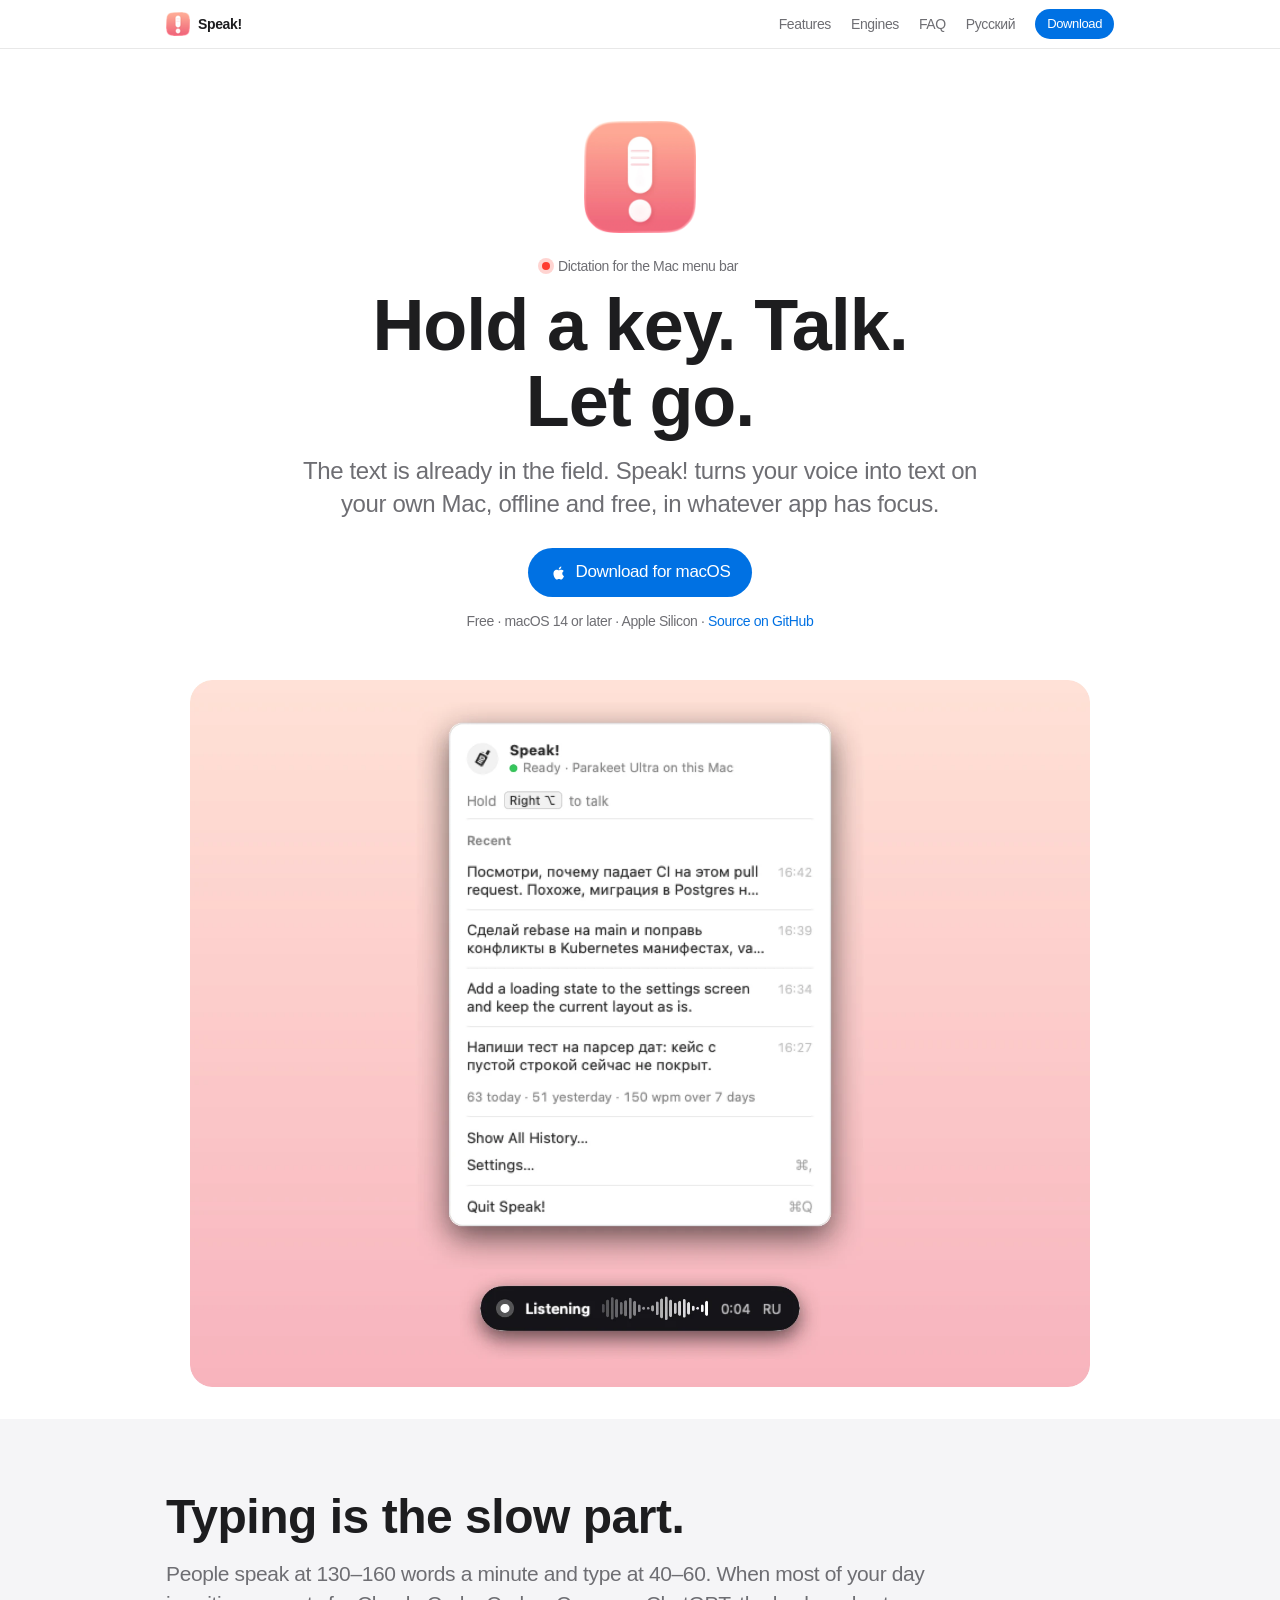
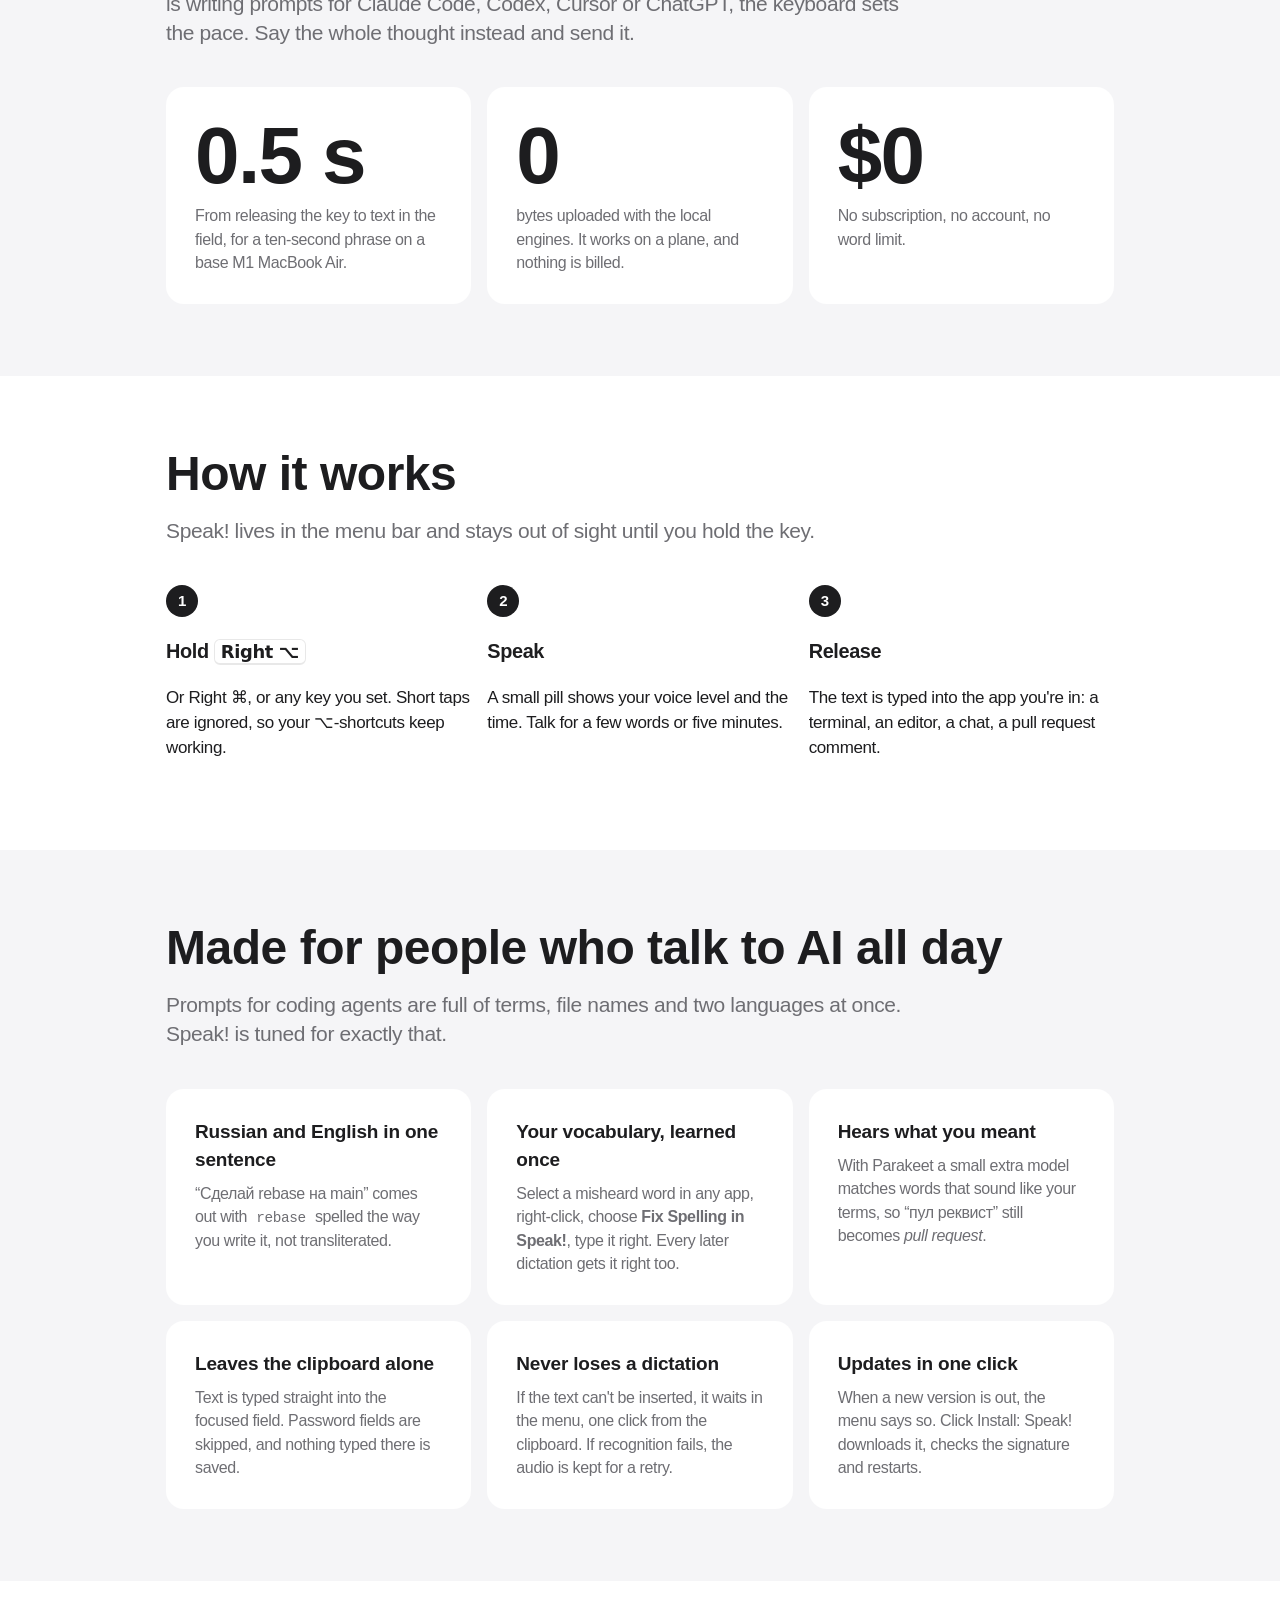
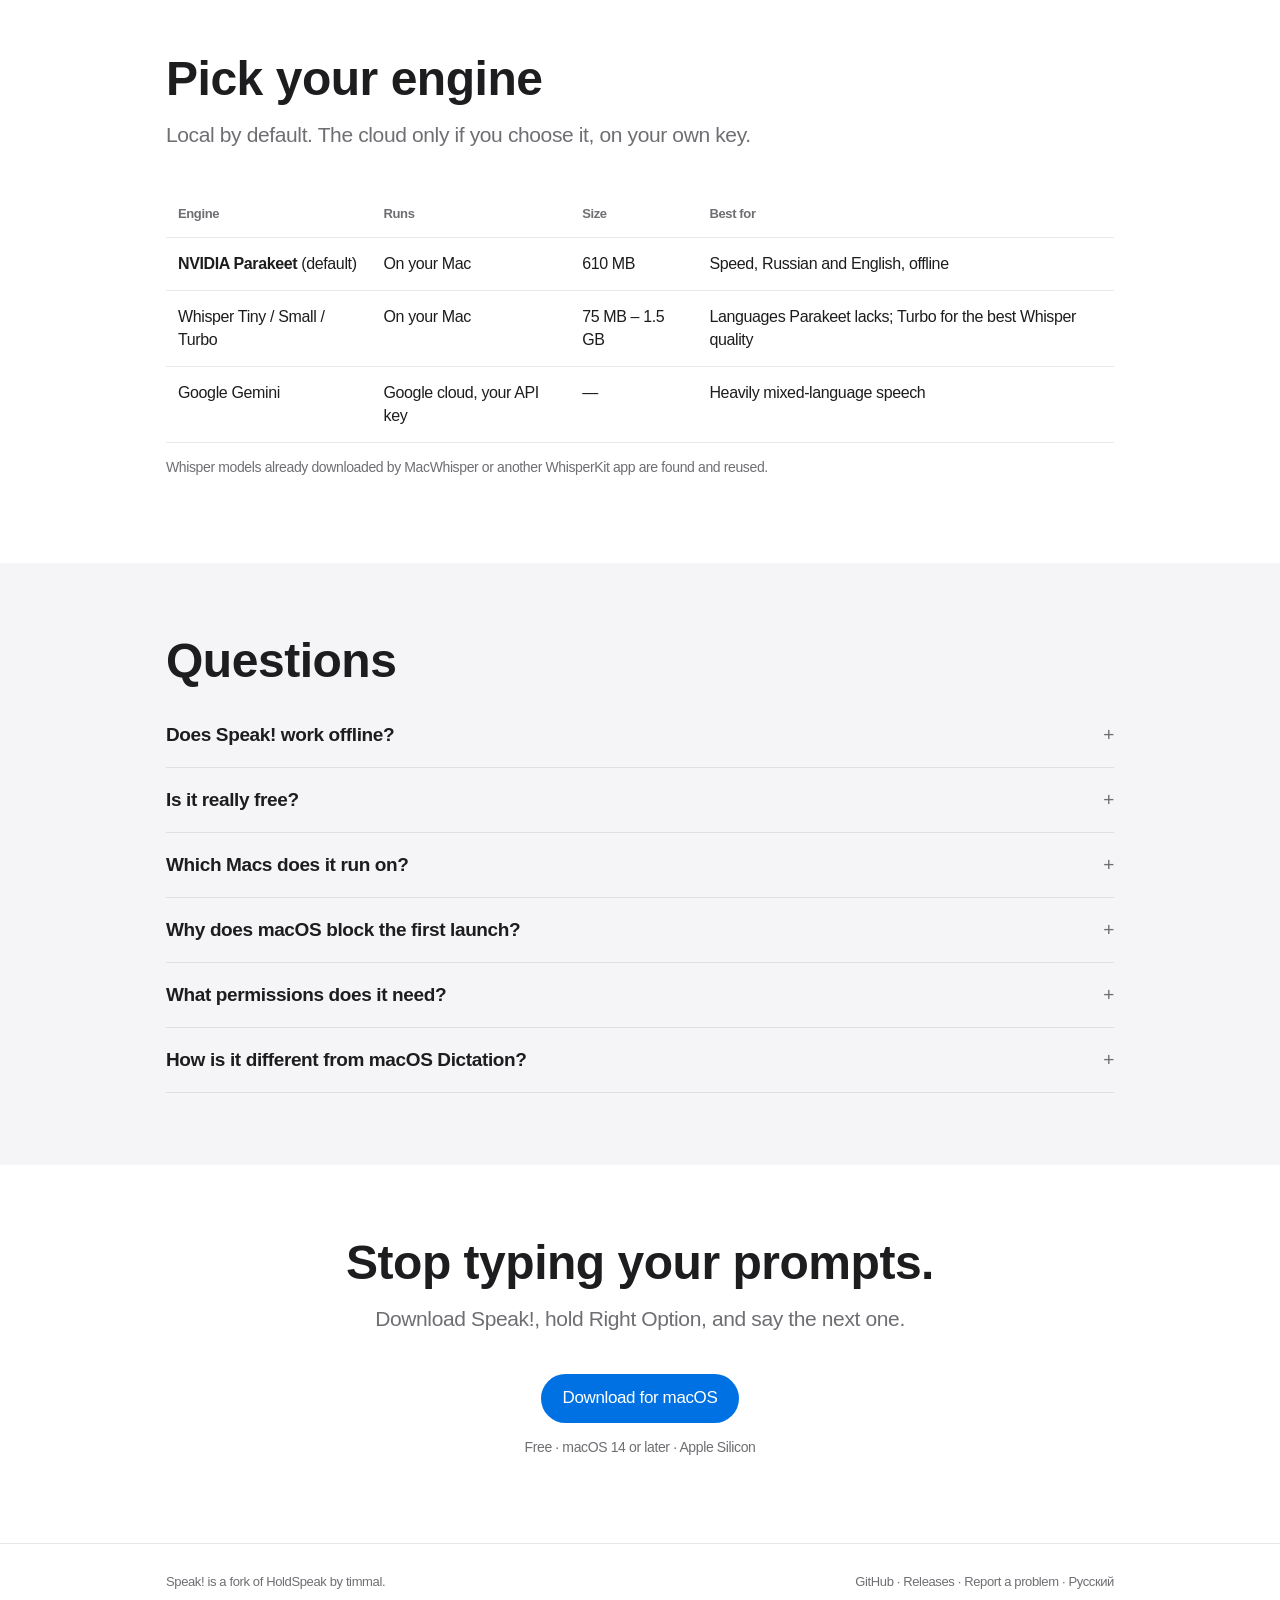
<file: docs/index.html>
<!doctype html>
<html lang="en">
<head>
<meta charset="utf-8">
<meta name="viewport" content="width=device-width, initial-scale=1">
<title>Speak! — Free offline dictation for Mac. Hold a key, talk, done</title>
<meta name="description" content="Speak! is a free push-to-talk dictation app for macOS. Hold a key, speak, release: the text appears in any app. Runs offline on your Mac with NVIDIA Parakeet or Whisper. Built for dictating prompts to Claude Code, Codex, Cursor and ChatGPT.">
<meta name="keywords" content="dictation app for Mac, speech to text Mac, voice typing macOS, offline dictation, push to talk dictation, Whisper Mac app, Parakeet speech recognition, dictate prompts Claude Code, voice input Cursor, free Wispr Flow alternative, SuperWhisper alternative, MacWhisper alternative, Russian English dictation">
<link rel="canonical" href="https://danzerzine.github.io/Speak/">
<link rel="alternate" hreflang="en" href="https://danzerzine.github.io/Speak/">
<link rel="alternate" hreflang="ru" href="https://danzerzine.github.io/Speak/ru/">
<link rel="alternate" hreflang="x-default" href="https://danzerzine.github.io/Speak/">
<meta name="theme-color" content="#ffffff" media="(prefers-color-scheme: light)">
<meta name="theme-color" content="#000000" media="(prefers-color-scheme: dark)">
<link rel="icon" type="image/png" sizes="32x32" href="assets/favicon-32.png">
<link rel="apple-touch-icon" href="assets/apple-touch-icon.png">
<link rel="stylesheet" href="assets/site.css">

<meta property="og:type" content="website">
<meta property="og:site_name" content="Speak!">
<meta property="og:title" content="Speak! — free offline dictation for Mac">
<meta property="og:description" content="Hold a key, talk, let go. The text is already in the field. Local speech recognition, free, for macOS 14+.">
<meta property="og:url" content="https://danzerzine.github.io/Speak/">
<meta property="og:image" content="https://danzerzine.github.io/Speak/assets/og.png">
<meta property="og:image:width" content="1200">
<meta property="og:image:height" content="630">
<meta property="og:locale" content="en_US">
<meta property="og:locale:alternate" content="ru_RU">
<meta name="twitter:card" content="summary_large_image">
<meta name="twitter:title" content="Speak! — free offline dictation for Mac">
<meta name="twitter:description" content="Hold a key, talk, let go. The text is already in the field.">
<meta name="twitter:image" content="https://danzerzine.github.io/Speak/assets/og.png">

<script type="application/ld+json">
{
  "@context": "https://schema.org",
  "@type": "SoftwareApplication",
  "name": "Speak!",
  "alternateName": "Speak dictation for Mac",
  "description": "Free push-to-talk dictation for the macOS menu bar. Hold a key, speak, release, and the text is typed into the focused app. Offline speech recognition with NVIDIA Parakeet or Whisper; optional Google Gemini.",
  "applicationCategory": "ProductivityApplication",
  "operatingSystem": "macOS 14 or later",
  "url": "https://danzerzine.github.io/Speak/",
  "downloadUrl": "https://github.com/danzerzine/Speak/releases/latest",
  "image": "https://danzerzine.github.io/Speak/assets/icon-512.png",
  "screenshot": "https://danzerzine.github.io/Speak/screenshots/hero.webp",
  "inLanguage": ["en", "ru"],
  "isAccessibleForFree": true,
  "offers": { "@type": "Offer", "price": "0", "priceCurrency": "USD" },
  "author": { "@type": "Person", "name": "Daniyar", "url": "https://github.com/danzerzine" },
  "codeRepository": "https://github.com/danzerzine/Speak"
}
</script>
<script type="application/ld+json">
{
  "@context": "https://schema.org",
  "@type": "FAQPage",
  "mainEntity": [
    {"@type": "Question", "name": "Does Speak! work offline?",
     "acceptedAnswer": {"@type": "Answer", "text": "Yes. The default engine, NVIDIA Parakeet, and the Whisper models run on your Mac. Nothing is uploaded. Only the optional Gemini engine sends audio to Google, on your own API key."}},
    {"@type": "Question", "name": "Is Speak! free?",
     "acceptedAnswer": {"@type": "Answer", "text": "Yes. There is no subscription, no account and no word limit. The source code is on GitHub."}},
    {"@type": "Question", "name": "Which Macs does it run on?",
     "acceptedAnswer": {"@type": "Answer", "text": "Macs with Apple Silicon on macOS 14 Sonoma or later."}},
    {"@type": "Question", "name": "Can I mix Russian and English in one sentence?",
     "acceptedAnswer": {"@type": "Answer", "text": "Yes. Parakeet handles code-switching, so 'сделай rebase на main' keeps 'rebase' in Latin letters. A correction dictionary fixes IT terms that still come out wrong."}},
    {"@type": "Question", "name": "Does it use the clipboard?",
     "acceptedAnswer": {"@type": "Answer", "text": "No. Text is typed straight into the focused field, so the clipboard stays as you left it. Password fields are skipped."}},
    {"@type": "Question", "name": "How does Speak! update?",
     "acceptedAnswer": {"@type": "Answer", "text": "It checks for a new version once a day. Click Install in the menu and it downloads the update, verifies its signature, replaces itself and restarts."}}
  ]
}
</script>
</head>
<body>

<nav class="nav" aria-label="Main">
  <div class="wrap">
    <a class="brand" href="./"><img src="assets/favicon-32.png" alt="" width="24" height="24">Speak!</a>
    <div class="links">
      <a href="#features">Features</a>
      <a href="#engines">Engines</a>
      <a href="#faq">FAQ</a>
      <a href="ru/" hreflang="ru" lang="ru">Русский</a>
    </div>
    <a class="btn small" href="https://github.com/danzerzine/Speak/releases/latest/download/Speak.dmg">Download</a>
  </div>
</nav>

<main>
  <header class="hero wrap">
    <img class="icon" src="assets/icon-512.png" alt="Speak! app icon" width="112" height="112">
    <div class="eyebrow"><span class="dot" aria-hidden="true"></span>Dictation for the Mac menu bar</div>
    <h1>Hold a key. Talk.<br>Let go.</h1>
    <p class="lede">The text is already in the field. Speak! turns your voice into text on your own Mac, offline and free, in whatever app has focus.</p>
    <a class="btn" href="https://github.com/danzerzine/Speak/releases/latest/download/Speak.dmg">
      <svg viewBox="0 0 24 24" fill="currentColor" aria-hidden="true"><path d="M16.37 12.6c-.02-2.2 1.8-3.26 1.88-3.31-1.03-1.5-2.62-1.7-3.18-1.73-1.35-.14-2.64.8-3.33.8-.69 0-1.74-.78-2.86-.76-1.47.02-2.83.86-3.59 2.17-1.53 2.66-.39 6.6 1.1 8.75.73 1.05 1.6 2.24 2.73 2.2 1.1-.05 1.51-.71 2.84-.71 1.32 0 1.7.71 2.86.69 1.18-.02 1.93-1.07 2.65-2.13.84-1.22 1.18-2.4 1.2-2.47-.03-.01-2.3-.88-2.3-3.5zM14.2 6.13c.6-.73 1.01-1.75.9-2.76-.87.04-1.92.58-2.54 1.31-.56.65-1.05 1.68-.92 2.68.97.07 1.96-.5 2.56-1.23z"/></svg>
      Download for macOS
    </a>
    <p class="meta">Free · macOS 14 or later · Apple Silicon · <a href="https://github.com/danzerzine/Speak">Source on GitHub</a></p>
    <div class="shot">
      <img src="screenshots/hero.webp" width="1600" height="1258" alt="The Speak! menu with recent dictations, and the recording pill that shows while you talk" fetchpriority="high">
    </div>
  </header>

  <section class="alt" id="why">
    <div class="wrap">
      <h2>Typing is the slow part.</h2>
      <p class="section-lede">People speak at 130–160 words a minute and type at 40–60. When most of your day is writing prompts for Claude Code, Codex, Cursor or ChatGPT, the keyboard sets the pace. Say the whole thought instead and send it.</p>
      <div class="grid">
        <div class="card"><div class="big">0.5 s</div><p>From releasing the key to text in the field, for a ten-second phrase on a base M1 MacBook Air.</p></div>
        <div class="card"><div class="big">0</div><p>bytes uploaded with the local engines. It works on a plane, and nothing is billed.</p></div>
        <div class="card"><div class="big">$0</div><p>No subscription, no account, no word limit.</p></div>
      </div>
    </div>
  </section>

  <section id="how">
    <div class="wrap">
      <h2>How it works</h2>
      <p class="section-lede">Speak! lives in the menu bar and stays out of sight until you hold the key.</p>
      <ol class="steps">
        <li><h3>Hold <kbd>Right ⌥</kbd></h3><p>Or Right ⌘, or any key you set. Short taps are ignored, so your ⌥-shortcuts keep working.</p></li>
        <li><h3>Speak</h3><p>A small pill shows your voice level and the time. Talk for a few words or five minutes.</p></li>
        <li><h3>Release</h3><p>The text is typed into the app you're in: a terminal, an editor, a chat, a pull request comment.</p></li>
      </ol>
    </div>
  </section>

  <section class="alt" id="features">
    <div class="wrap">
      <h2>Made for people who talk to AI all day</h2>
      <p class="section-lede">Prompts for coding agents are full of terms, file names and two languages at once. Speak! is tuned for exactly that.</p>
      <div class="grid">
        <div class="card"><h3>Russian and English in one sentence</h3><p>“Сделай rebase на main” comes out with <code>rebase</code> spelled the way you write it, not transliterated.</p></div>
        <div class="card"><h3>Your vocabulary, learned once</h3><p>Select a misheard word in any app, right-click, choose <b>Fix Spelling in Speak!</b>, type it right. Every later dictation gets it right too.</p></div>
        <div class="card"><h3>Hears what you meant</h3><p>With Parakeet a small extra model matches words that sound like your terms, so “пул реквист” still becomes <i>pull request</i>.</p></div>
        <div class="card"><h3>Leaves the clipboard alone</h3><p>Text is typed straight into the focused field. Password fields are skipped, and nothing typed there is saved.</p></div>
        <div class="card"><h3>Never loses a dictation</h3><p>If the text can't be inserted, it waits in the menu, one click from the clipboard. If recognition fails, the audio is kept for a retry.</p></div>
        <div class="card"><h3>Updates in one click</h3><p>When a new version is out, the menu says so. Click Install: Speak! downloads it, checks the signature and restarts.</p></div>
      </div>
    </div>
  </section>

  <section id="engines">
    <div class="wrap">
      <h2>Pick your engine</h2>
      <p class="section-lede">Local by default. The cloud only if you choose it, on your own key.</p>
      <div class="table-wrap">
        <table>
          <thead><tr><th>Engine</th><th>Runs</th><th>Size</th><th>Best for</th></tr></thead>
          <tbody>
            <tr><td><b>NVIDIA Parakeet</b> (default)</td><td>On your Mac</td><td>610 MB</td><td>Speed, Russian and English, offline</td></tr>
            <tr><td>Whisper Tiny / Small / Turbo</td><td>On your Mac</td><td>75 MB – 1.5 GB</td><td>Languages Parakeet lacks; Turbo for the best Whisper quality</td></tr>
            <tr><td>Google Gemini</td><td>Google cloud, your API key</td><td>—</td><td>Heavily mixed-language speech</td></tr>
          </tbody>
        </table>
      </div>
      <p class="meta">Whisper models already downloaded by MacWhisper or another WhisperKit app are found and reused.</p>
    </div>
  </section>

  <section class="alt" id="faq">
    <div class="wrap">
      <h2>Questions</h2>
      <details><summary>Does Speak! work offline?</summary><p>Yes. The default engine, NVIDIA Parakeet, and the Whisper models run on your Mac. Nothing is uploaded. Only the optional Gemini engine sends audio to Google, on your own API key.</p></details>
      <details><summary>Is it really free?</summary><p>Yes. There is no subscription, no account and no word limit. The source code is on <a href="https://github.com/danzerzine/Speak">GitHub</a>.</p></details>
      <details><summary>Which Macs does it run on?</summary><p>Macs with Apple Silicon on macOS 14 Sonoma or later.</p></details>
      <details><summary>Why does macOS block the first launch?</summary><p>Speak! is signed by its author, not notarized by Apple. Open System Settings → Privacy &amp; Security, find “Speak was blocked”, and click Open Anyway. You do this once.</p></details>
      <details><summary>What permissions does it need?</summary><p>Microphone, to hear you while you hold the key. Accessibility, to type the text. Input Monitoring, to notice the hotkey. The welcome window checks them for you.</p></details>
      <details><summary>How is it different from macOS Dictation?</summary><p>You hold a key instead of toggling a mode, it handles Russian and English in one sentence, it learns your terms, and it keeps every dictation in a history you can copy from.</p></details>
    </div>
  </section>

  <section class="cta">
    <div class="wrap">
      <h2>Stop typing your prompts.</h2>
      <p class="section-lede" style="margin-left:auto;margin-right:auto">Download Speak!, hold Right Option, and say the next one.</p>
      <a class="btn" href="https://github.com/danzerzine/Speak/releases/latest/download/Speak.dmg">Download for macOS</a>
      <p class="meta">Free · macOS 14 or later · Apple Silicon</p>
    </div>
  </section>
</main>

<footer>
  <div class="wrap">
    <span>Speak! is a fork of <a href="https://github.com/timmal/HoldSpeak">HoldSpeak</a> by timmal.</span>
    <span><a href="https://github.com/danzerzine/Speak">GitHub</a> · <a href="https://github.com/danzerzine/Speak/releases">Releases</a> · <a href="https://github.com/danzerzine/Speak/issues">Report a problem</a> · <a href="ru/" hreflang="ru" lang="ru">Русский</a></span>
  </div>
</footer>
</body>
</html>
</file>
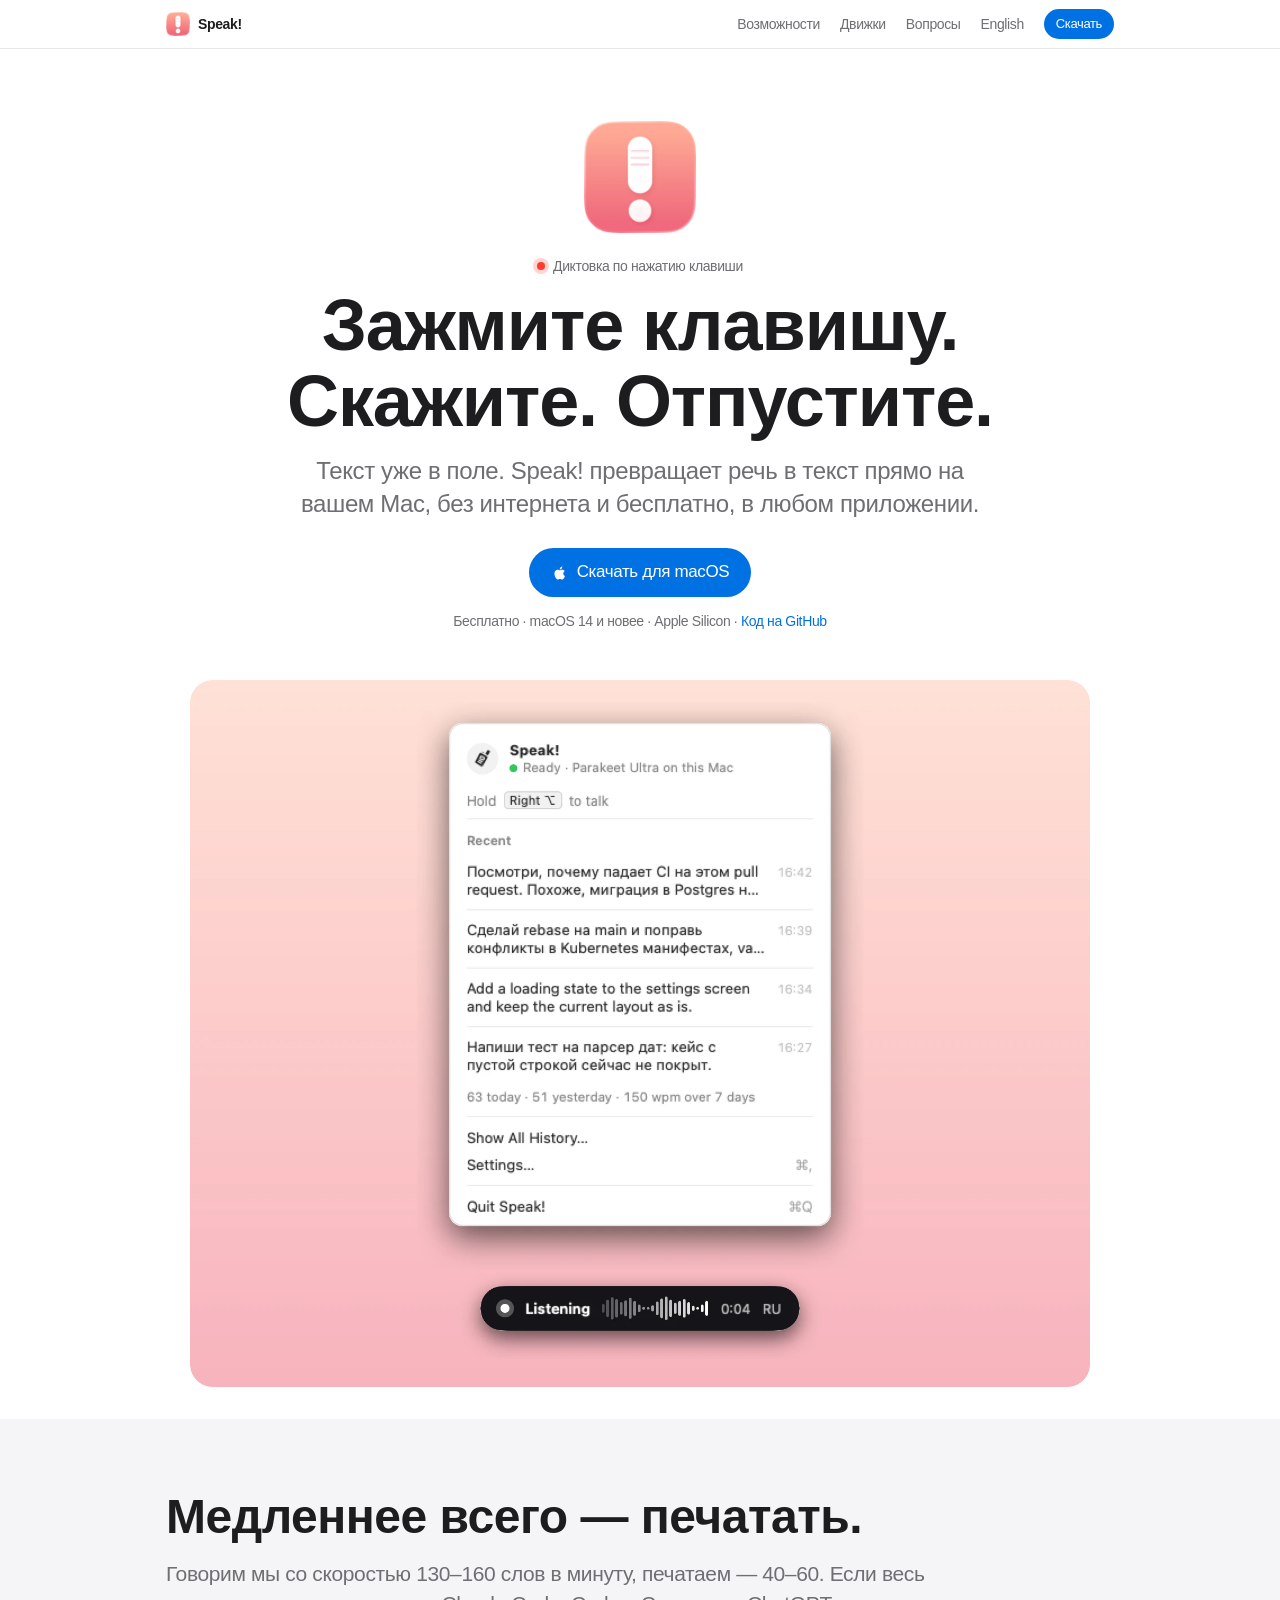
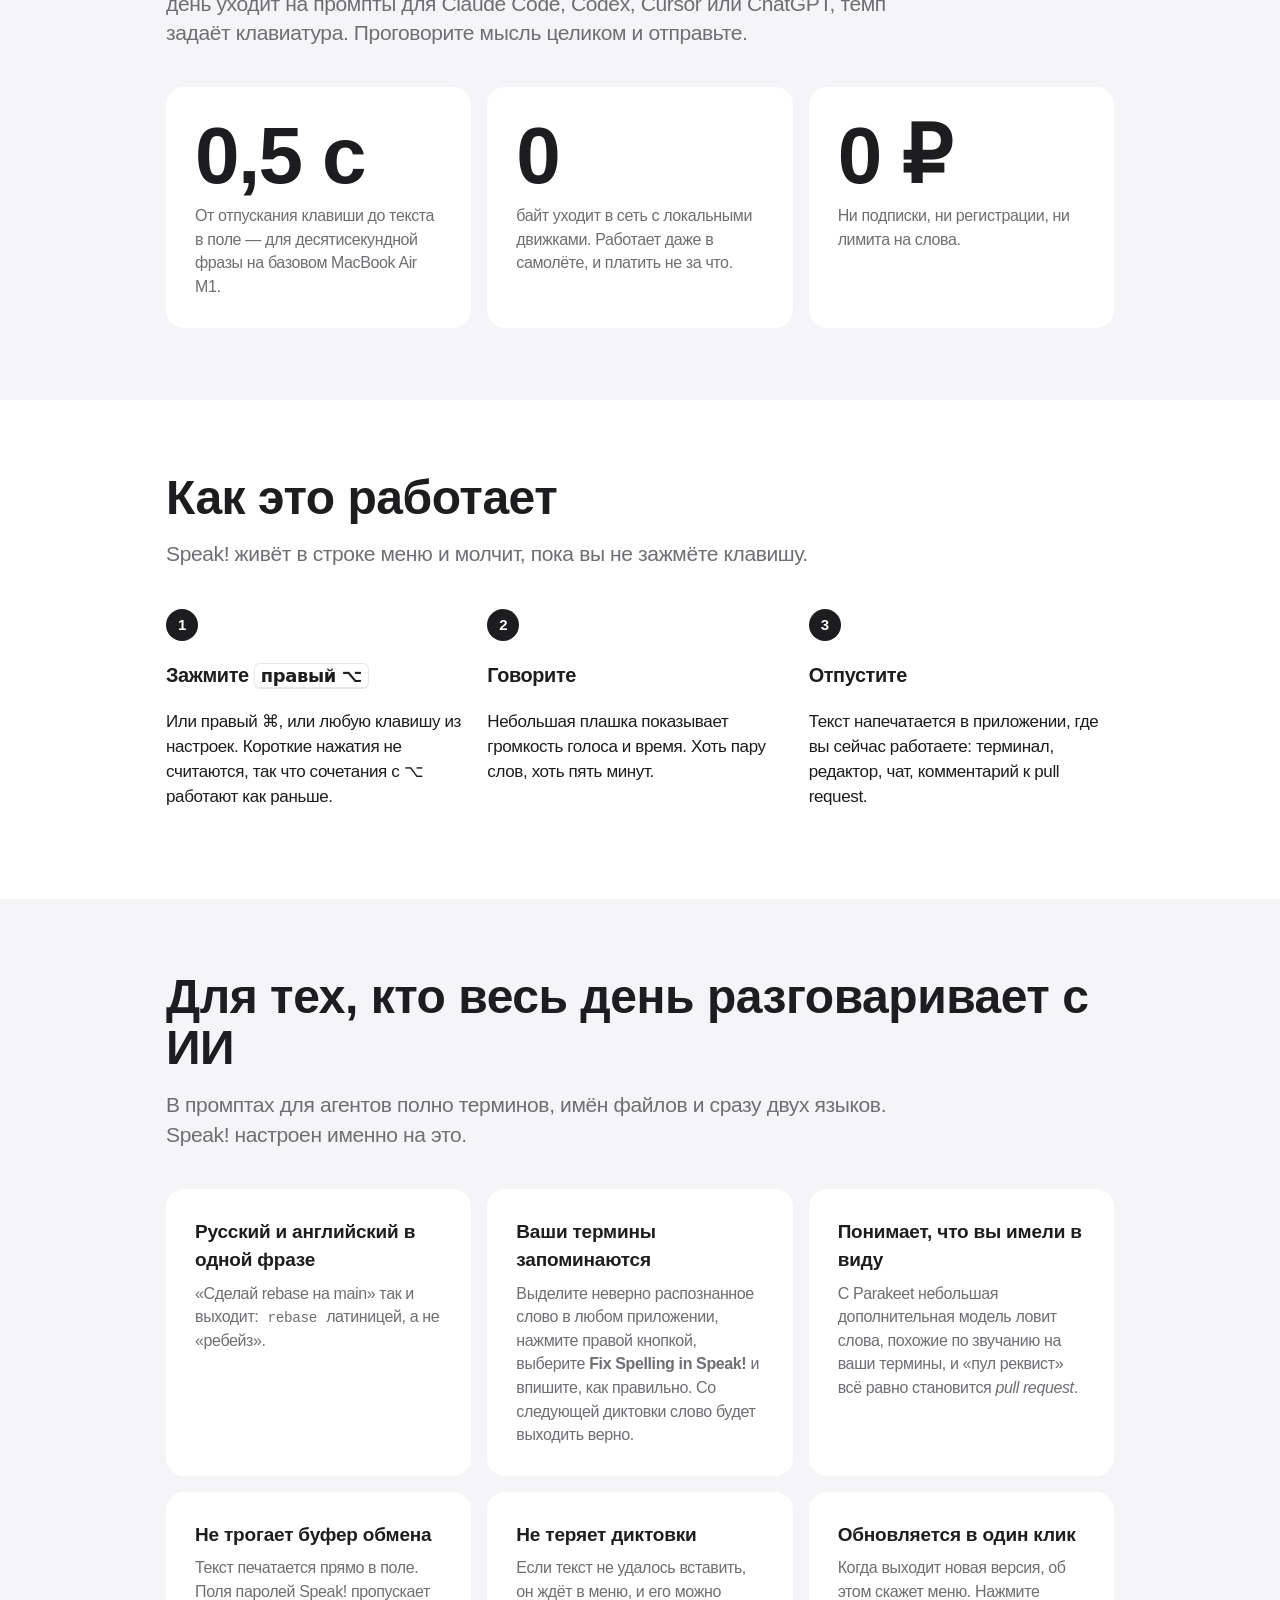
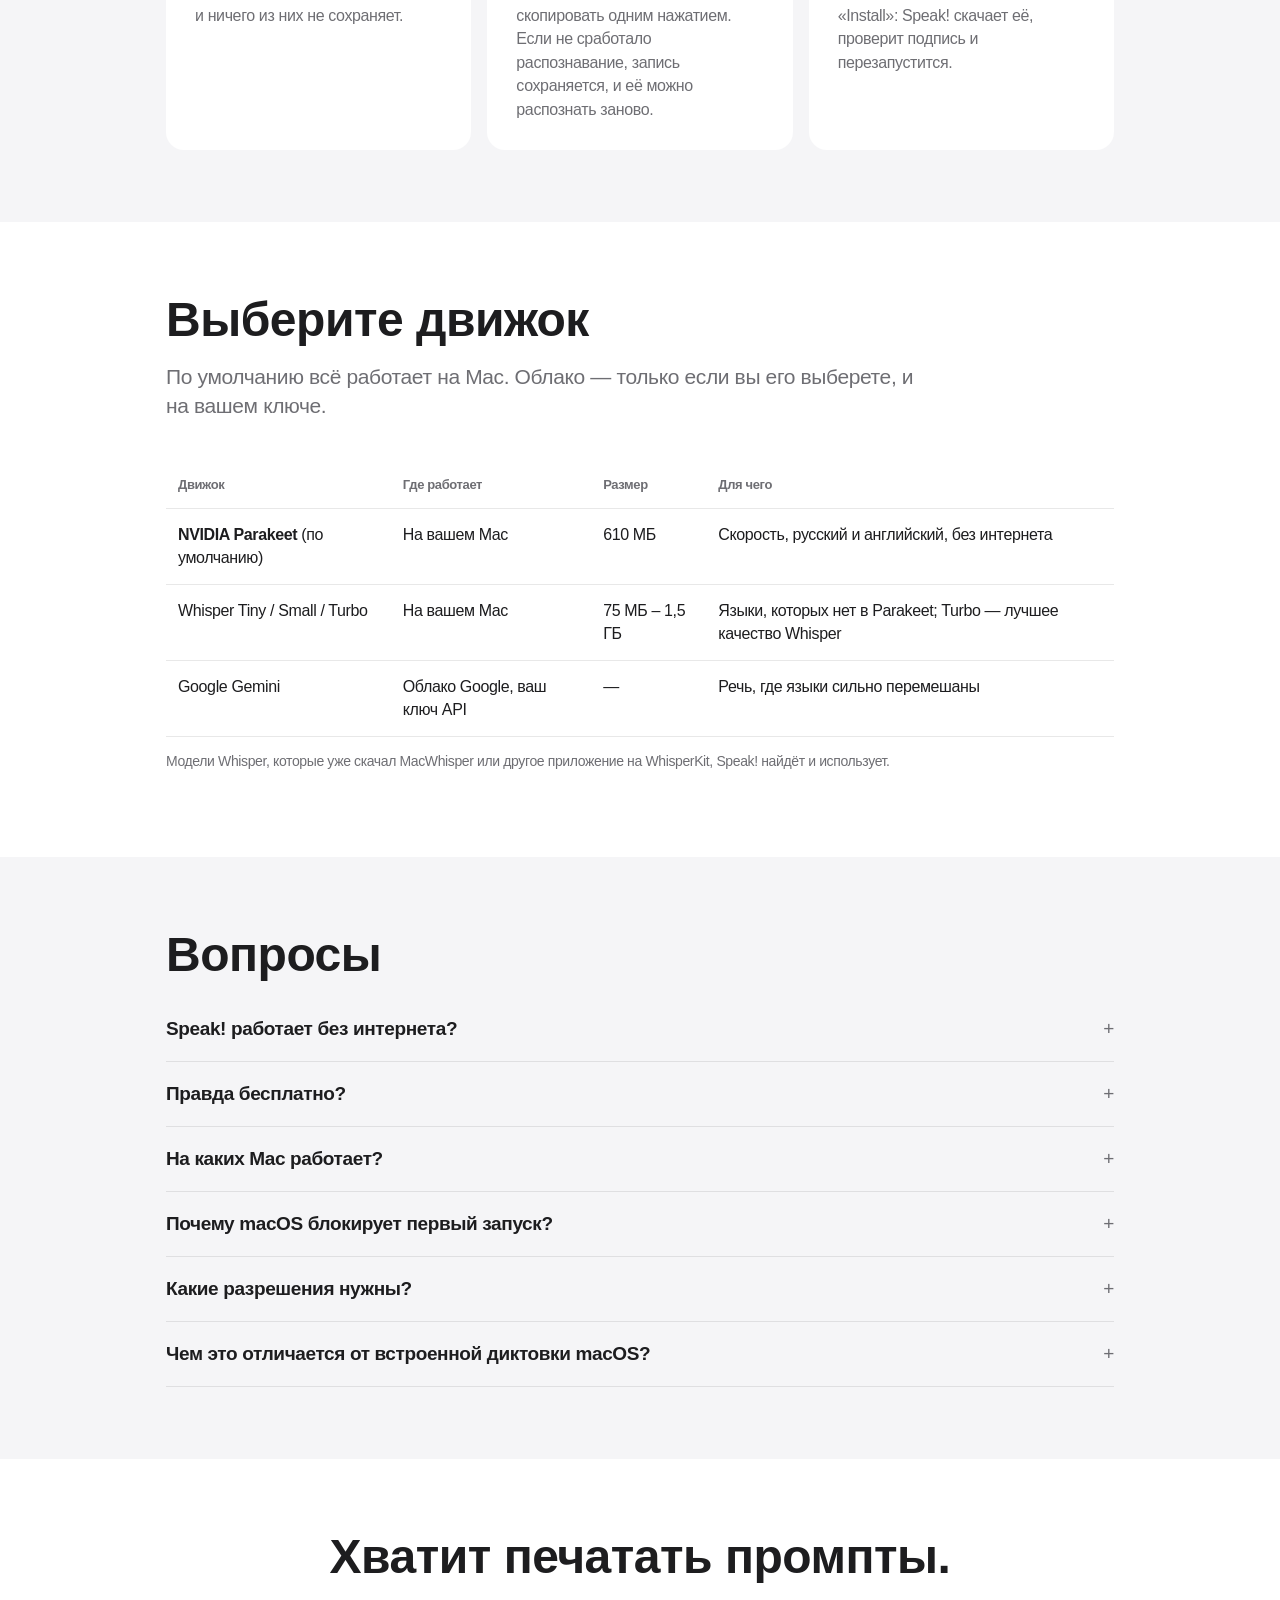
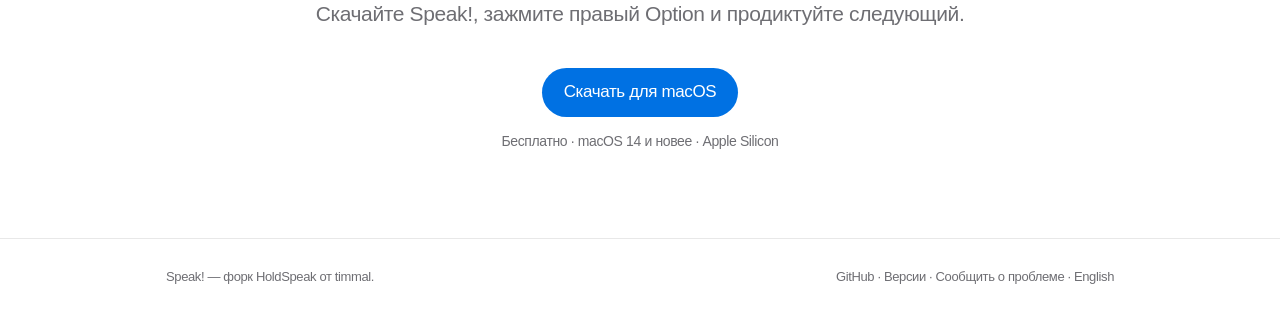
<file: docs/ru/index.html>
<!doctype html>
<html lang="ru">
<head>
<meta charset="utf-8">
<meta name="viewport" content="width=device-width, initial-scale=1">
<title>Speak! — бесплатный голосовой ввод для Mac без интернета</title>
<meta name="description" content="Speak! — бесплатная программа для диктовки на macOS. Зажмите клавишу, скажите, отпустите — текст уже в поле любого приложения. Распознавание речи прямо на Mac, без облака. Русский и английский в одной фразе.">
<meta name="keywords" content="голосовой ввод Mac, диктовка текста macOS, распознавание речи офлайн, голосовой набор текста, speech to text на русском, перевод речи в текст Mac, диктовка промптов Claude Code, голосовой ввод Cursor, альтернатива Wispr Flow, альтернатива SuperWhisper, Whisper на Mac, Parakeet">
<link rel="canonical" href="https://danzerzine.github.io/Speak/ru/">
<link rel="alternate" hreflang="en" href="https://danzerzine.github.io/Speak/">
<link rel="alternate" hreflang="ru" href="https://danzerzine.github.io/Speak/ru/">
<link rel="alternate" hreflang="x-default" href="https://danzerzine.github.io/Speak/">
<meta name="theme-color" content="#ffffff" media="(prefers-color-scheme: light)">
<meta name="theme-color" content="#000000" media="(prefers-color-scheme: dark)">
<link rel="icon" type="image/png" sizes="32x32" href="../assets/favicon-32.png">
<link rel="apple-touch-icon" href="../assets/apple-touch-icon.png">
<link rel="stylesheet" href="../assets/site.css">

<meta property="og:type" content="website">
<meta property="og:site_name" content="Speak!">
<meta property="og:title" content="Speak! — бесплатный голосовой ввод для Mac">
<meta property="og:description" content="Зажмите клавишу, скажите, отпустите — текст уже в поле. Распознавание речи на самом Mac, бесплатно, macOS 14+.">
<meta property="og:url" content="https://danzerzine.github.io/Speak/ru/">
<meta property="og:image" content="https://danzerzine.github.io/Speak/assets/og.png">
<meta property="og:image:width" content="1200">
<meta property="og:image:height" content="630">
<meta property="og:locale" content="ru_RU">
<meta property="og:locale:alternate" content="en_US">
<meta name="twitter:card" content="summary_large_image">
<meta name="twitter:title" content="Speak! — бесплатный голосовой ввод для Mac">
<meta name="twitter:description" content="Зажмите клавишу, скажите, отпустите — текст уже в поле.">
<meta name="twitter:image" content="https://danzerzine.github.io/Speak/assets/og.png">

<script type="application/ld+json">
{
  "@context": "https://schema.org",
  "@type": "SoftwareApplication",
  "name": "Speak!",
  "description": "Бесплатная диктовка по нажатию клавиши для macOS: зажмите клавишу, скажите, отпустите — текст печатается в активное приложение. Распознавание речи на самом Mac (NVIDIA Parakeet или Whisper), по желанию — Google Gemini.",
  "applicationCategory": "ProductivityApplication",
  "operatingSystem": "macOS 14 или новее",
  "url": "https://danzerzine.github.io/Speak/ru/",
  "downloadUrl": "https://github.com/danzerzine/Speak/releases/latest",
  "image": "https://danzerzine.github.io/Speak/assets/icon-512.png",
  "screenshot": "https://danzerzine.github.io/Speak/screenshots/hero.webp",
  "inLanguage": "ru",
  "isAccessibleForFree": true,
  "offers": { "@type": "Offer", "price": "0", "priceCurrency": "USD" },
  "author": { "@type": "Person", "name": "Daniyar", "url": "https://github.com/danzerzine" },
  "codeRepository": "https://github.com/danzerzine/Speak"
}
</script>
<script type="application/ld+json">
{
  "@context": "https://schema.org",
  "@type": "FAQPage",
  "mainEntity": [
    {"@type": "Question", "name": "Speak! работает без интернета?",
     "acceptedAnswer": {"@type": "Answer", "text": "Да. Основной движок NVIDIA Parakeet и модели Whisper работают на самом Mac, ничего никуда не отправляется. Звук уходит в Google только с движком Gemini, который включается по желанию и работает на вашем ключе."}},
    {"@type": "Question", "name": "Speak! бесплатный?",
     "acceptedAnswer": {"@type": "Answer", "text": "Да. Без подписки, без регистрации и без лимита слов. Исходный код лежит на GitHub."}},
    {"@type": "Question", "name": "На каких Mac работает?",
     "acceptedAnswer": {"@type": "Answer", "text": "На Mac с процессором Apple Silicon и macOS 14 Sonoma или новее."}},
    {"@type": "Question", "name": "Можно говорить по-русски и по-английски в одной фразе?",
     "acceptedAnswer": {"@type": "Answer", "text": "Да. «Сделай rebase на main» распознаётся с rebase латиницей. IT-термины, которые всё равно выходят с ошибкой, исправляет словарь."}},
    {"@type": "Question", "name": "Speak! трогает буфер обмена?",
     "acceptedAnswer": {"@type": "Answer", "text": "Нет. Текст печатается прямо в поле, буфер обмена остаётся как был. В поля для паролей Speak! ничего не вводит."}},
    {"@type": "Question", "name": "Как Speak! обновляется?",
     "acceptedAnswer": {"@type": "Answer", "text": "Раз в день проверяет, не вышла ли новая версия. Нажмите «Install» в меню: Speak! скачает обновление, проверит подпись, заменит себя и перезапустится."}}
  ]
}
</script>
</head>
<body>

<nav class="nav" aria-label="Основное меню">
  <div class="wrap">
    <a class="brand" href="./"><img src="../assets/favicon-32.png" alt="" width="24" height="24">Speak!</a>
    <div class="links">
      <a href="#features">Возможности</a>
      <a href="#engines">Движки</a>
      <a href="#faq">Вопросы</a>
      <a href="../" hreflang="en" lang="en">English</a>
    </div>
    <a class="btn small" href="https://github.com/danzerzine/Speak/releases/latest/download/Speak.dmg">Скачать</a>
  </div>
</nav>

<main>
  <header class="hero wrap">
    <img class="icon" src="../assets/icon-512.png" alt="Иконка Speak!" width="112" height="112">
    <div class="eyebrow"><span class="dot" aria-hidden="true"></span>Диктовка по нажатию клавиши</div>
    <h1>Зажмите клавишу. Скажите. Отпустите.</h1>
    <p class="lede">Текст уже в поле. Speak! превращает речь в текст прямо на вашем Mac, без интернета и бесплатно, в любом приложении.</p>
    <a class="btn" href="https://github.com/danzerzine/Speak/releases/latest/download/Speak.dmg">
      <svg viewBox="0 0 24 24" fill="currentColor" aria-hidden="true"><path d="M16.37 12.6c-.02-2.2 1.8-3.26 1.88-3.31-1.03-1.5-2.62-1.7-3.18-1.73-1.35-.14-2.64.8-3.33.8-.69 0-1.74-.78-2.86-.76-1.47.02-2.83.86-3.59 2.17-1.53 2.66-.39 6.6 1.1 8.75.73 1.05 1.6 2.24 2.73 2.2 1.1-.05 1.51-.71 2.84-.71 1.32 0 1.7.71 2.86.69 1.18-.02 1.93-1.07 2.65-2.13.84-1.22 1.18-2.4 1.2-2.47-.03-.01-2.3-.88-2.3-3.5zM14.2 6.13c.6-.73 1.01-1.75.9-2.76-.87.04-1.92.58-2.54 1.31-.56.65-1.05 1.68-.92 2.68.97.07 1.96-.5 2.56-1.23z"/></svg>
      Скачать для macOS
    </a>
    <p class="meta">Бесплатно · macOS 14 и новее · Apple Silicon · <a href="https://github.com/danzerzine/Speak">Код на GitHub</a></p>
    <div class="shot">
      <img src="../screenshots/hero.webp" width="1600" height="1258" alt="Меню Speak! с последними диктовками и плашка записи, которая видна, пока вы говорите" fetchpriority="high">
    </div>
  </header>

  <section class="alt" id="why">
    <div class="wrap">
      <h2>Медленнее всего — печатать.</h2>
      <p class="section-lede">Говорим мы со скоростью 130–160 слов в минуту, печатаем — 40–60. Если весь день уходит на промпты для Claude Code, Codex, Cursor или ChatGPT, темп задаёт клавиатура. Проговорите мысль целиком и отправьте.</p>
      <div class="grid">
        <div class="card"><div class="big">0,5 с</div><p>От отпускания клавиши до текста в поле — для десятисекундной фразы на базовом MacBook Air M1.</p></div>
        <div class="card"><div class="big">0</div><p>байт уходит в сеть с локальными движками. Работает даже в самолёте, и платить не за что.</p></div>
        <div class="card"><div class="big">0 ₽</div><p>Ни подписки, ни регистрации, ни лимита на слова.</p></div>
      </div>
    </div>
  </section>

  <section id="how">
    <div class="wrap">
      <h2>Как это работает</h2>
      <p class="section-lede">Speak! живёт в строке меню и молчит, пока вы не зажмёте клавишу.</p>
      <ol class="steps">
        <li><h3>Зажмите <kbd>правый ⌥</kbd></h3><p>Или правый ⌘, или любую клавишу из настроек. Короткие нажатия не считаются, так что сочетания с ⌥ работают как раньше.</p></li>
        <li><h3>Говорите</h3><p>Небольшая плашка показывает громкость голоса и время. Хоть пару слов, хоть пять минут.</p></li>
        <li><h3>Отпустите</h3><p>Текст напечатается в приложении, где вы сейчас работаете: терминал, редактор, чат, комментарий к pull request.</p></li>
      </ol>
    </div>
  </section>

  <section class="alt" id="features">
    <div class="wrap">
      <h2>Для тех, кто весь день разговаривает с ИИ</h2>
      <p class="section-lede">В промптах для агентов полно терминов, имён файлов и сразу двух языков. Speak! настроен именно на это.</p>
      <div class="grid">
        <div class="card"><h3>Русский и английский в одной фразе</h3><p>«Сделай rebase на main» так и выходит: <code>rebase</code> латиницей, а не «ребейз».</p></div>
        <div class="card"><h3>Ваши термины запоминаются</h3><p>Выделите неверно распознанное слово в любом приложении, нажмите правой кнопкой, выберите <b>Fix Spelling in Speak!</b> и впишите, как правильно. Со следующей диктовки слово будет выходить верно.</p></div>
        <div class="card"><h3>Понимает, что вы имели в виду</h3><p>С Parakeet небольшая дополнительная модель ловит слова, похожие по звучанию на ваши термины, и «пул реквист» всё равно становится <i>pull request</i>.</p></div>
        <div class="card"><h3>Не трогает буфер обмена</h3><p>Текст печатается прямо в поле. Поля паролей Speak! пропускает и ничего из них не сохраняет.</p></div>
        <div class="card"><h3>Не теряет диктовки</h3><p>Если текст не удалось вставить, он ждёт в меню, и его можно скопировать одним нажатием. Если не сработало распознавание, запись сохраняется, и её можно распознать заново.</p></div>
        <div class="card"><h3>Обновляется в один клик</h3><p>Когда выходит новая версия, об этом скажет меню. Нажмите «Install»: Speak! скачает её, проверит подпись и перезапустится.</p></div>
      </div>
    </div>
  </section>

  <section id="engines">
    <div class="wrap">
      <h2>Выберите движок</h2>
      <p class="section-lede">По умолчанию всё работает на Mac. Облако — только если вы его выберете, и на вашем ключе.</p>
      <div class="table-wrap">
        <table>
          <thead><tr><th>Движок</th><th>Где работает</th><th>Размер</th><th>Для чего</th></tr></thead>
          <tbody>
            <tr><td><b>NVIDIA Parakeet</b> (по умолчанию)</td><td>На вашем Mac</td><td>610 МБ</td><td>Скорость, русский и английский, без интернета</td></tr>
            <tr><td>Whisper Tiny / Small / Turbo</td><td>На вашем Mac</td><td>75 МБ – 1,5 ГБ</td><td>Языки, которых нет в Parakeet; Turbo — лучшее качество Whisper</td></tr>
            <tr><td>Google Gemini</td><td>Облако Google, ваш ключ API</td><td>—</td><td>Речь, где языки сильно перемешаны</td></tr>
          </tbody>
        </table>
      </div>
      <p class="meta">Модели Whisper, которые уже скачал MacWhisper или другое приложение на WhisperKit, Speak! найдёт и использует.</p>
    </div>
  </section>

  <section class="alt" id="faq">
    <div class="wrap">
      <h2>Вопросы</h2>
      <details><summary>Speak! работает без интернета?</summary><p>Да. Основной движок NVIDIA Parakeet и модели Whisper работают на самом Mac, ничего никуда не отправляется. Звук уходит в Google только с движком Gemini, который включается по желанию и работает на вашем ключе.</p></details>
      <details><summary>Правда бесплатно?</summary><p>Да. Без подписки, без регистрации и без лимита слов. Исходный код лежит на <a href="https://github.com/danzerzine/Speak">GitHub</a>.</p></details>
      <details><summary>На каких Mac работает?</summary><p>На Mac с процессором Apple Silicon и macOS 14 Sonoma или новее.</p></details>
      <details><summary>Почему macOS блокирует первый запуск?</summary><p>Speak! подписан автором, но Apple его не проверяла: нотаризации у него нет. Откройте «Системные настройки» → «Конфиденциальность и безопасность», найдите сообщение о том, что Speak заблокирован, и нажмите «Всё равно открыть». Это нужно сделать один раз.</p></details>
      <details><summary>Какие разрешения нужны?</summary><p>Микрофон — чтобы слышать вас, пока клавиша зажата. Универсальный доступ — чтобы печатать текст. Мониторинг ввода — чтобы замечать горячую клавишу. Окно первого запуска проверит их само.</p></details>
      <details><summary>Чем это отличается от встроенной диктовки macOS?</summary><p>Вы держите клавишу, а не включаете режим. Русский и английский уживаются в одной фразе, ваши термины запоминаются, а каждая диктовка остаётся в истории, откуда её можно скопировать.</p></details>
    </div>
  </section>

  <section class="cta">
    <div class="wrap">
      <h2>Хватит печатать промпты.</h2>
      <p class="section-lede" style="margin-left:auto;margin-right:auto">Скачайте Speak!, зажмите правый Option и продиктуйте следующий.</p>
      <a class="btn" href="https://github.com/danzerzine/Speak/releases/latest/download/Speak.dmg">Скачать для macOS</a>
      <p class="meta">Бесплатно · macOS 14 и новее · Apple Silicon</p>
    </div>
  </section>
</main>

<footer>
  <div class="wrap">
    <span>Speak! — форк <a href="https://github.com/timmal/HoldSpeak">HoldSpeak</a> от timmal.</span>
    <span><a href="https://github.com/danzerzine/Speak">GitHub</a> · <a href="https://github.com/danzerzine/Speak/releases">Версии</a> · <a href="https://github.com/danzerzine/Speak/issues">Сообщить о проблеме</a> · <a href="../" hreflang="en" lang="en">English</a></span>
  </div>
</footer>
</body>
</html>
</file>
<file: docs/assets/site.css>
/* Speak! product site. Tokens follow DESIGN.md: system font, neutral system
   palette, the red tally only as the on-air dot; links and the main button use
   the system accent blue (the app's accentColor role). */
:root {
  --bg: #ffffff;
  --bg-alt: #f5f5f7;
  --text: #1d1d1f;
  --text-2: #6e6e73;
  --line: rgba(0, 0, 0, 0.09);
  --accent: #0071e3;
  --accent-hover: #0077ed;
  --tally: #ff3b30;
  --card: #ffffff;
  --radius-card: 18px;
  --radius-btn: 980px;
  --max: 980px;
  color-scheme: light;
}
@media (prefers-color-scheme: dark) {
  :root:not([data-theme="light"]) {
    --bg: #000000;
    --bg-alt: #161617;
    --text: #f5f5f7;
    --text-2: #a1a1a6;
    --line: rgba(255, 255, 255, 0.12);
    --accent: #2997ff;
    --accent-hover: #47a6ff;
    --tally: #ff453a;
    --card: #1d1d1f;
    color-scheme: dark;
  }
}
:root[data-theme="dark"] {
  --bg: #000000; --bg-alt: #161617; --text: #f5f5f7; --text-2: #a1a1a6;
  --line: rgba(255, 255, 255, 0.12); --accent: #2997ff; --accent-hover: #47a6ff;
  --tally: #ff453a; --card: #1d1d1f; color-scheme: dark;
}

* { box-sizing: border-box; }
html { -webkit-text-size-adjust: 100%; }
body {
  margin: 0;
  background: var(--bg);
  color: var(--text);
  font: 17px/1.47 -apple-system, BlinkMacSystemFont, "SF Pro Text", "Helvetica Neue", Helvetica, Arial, sans-serif;
  letter-spacing: -0.022em;
  -webkit-font-smoothing: antialiased;
}
a { color: var(--accent); text-decoration: none; }
a:hover { text-decoration: underline; }
img { max-width: 100%; height: auto; display: block; }
.wrap { max-width: var(--max); margin: 0 auto; padding: 0 16px; }

/* Nav */
.nav { position: sticky; top: 0; z-index: 10; backdrop-filter: saturate(180%) blur(20px);
  -webkit-backdrop-filter: saturate(180%) blur(20px); background: color-mix(in srgb, var(--bg) 80%, transparent);
  border-bottom: 1px solid var(--line); }
.nav .wrap { display: flex; align-items: center; gap: 20px; height: 48px; font-size: 14px; }
.brand { display: flex; align-items: center; gap: 8px; color: var(--text); font-weight: 600; margin-right: auto; }
.brand:hover { text-decoration: none; }
.brand img { width: 24px; height: 24px; }
.nav a:not(.brand):not(.btn) { color: var(--text-2); }
.nav a:not(.brand):not(.btn):hover { color: var(--text); text-decoration: none; }
.nav .links { display: flex; gap: 20px; }
@media (max-width: 640px) { .nav .links { display: none; } }

/* Buttons */
.btn { display: inline-flex; align-items: center; gap: 8px; background: var(--accent); color: #fff;
  border-radius: var(--radius-btn); padding: 12px 22px; font-size: 17px; font-weight: 500; }
.btn:hover { background: var(--accent-hover); text-decoration: none; }
.btn.small { padding: 5px 12px; font-size: 13px; }
.btn svg { width: 18px; height: 18px; }

/* Hero */
.hero { text-align: center; padding-top: 72px; padding-bottom: 32px; }
.hero .icon { width: 112px; height: 112px; margin: 0 auto 20px; }
.eyebrow { display: inline-flex; align-items: center; gap: 8px; font-size: 14px; color: var(--text-2); margin-bottom: 12px; }
.dot { width: 8px; height: 8px; border-radius: 50%; background: var(--tally); box-shadow: 0 0 0 4px color-mix(in srgb, var(--tally) 22%, transparent); }
h1 { font-size: clamp(40px, 7vw, 72px); line-height: 1.05; letter-spacing: -0.015em; margin: 0 0 16px; font-weight: 700; }
.lede { font-size: clamp(19px, 2.4vw, 24px); color: var(--text-2); max-width: 720px; margin: 0 auto 28px; line-height: 1.35; }
.meta { font-size: 14px; color: var(--text-2); margin-top: 14px; }
.shot { margin: 48px auto 0; max-width: 900px; }
.shot img { border-radius: var(--radius-card); }

/* Sections */
section { padding: 72px 0; }
section.alt { background: var(--bg-alt); }
h2 { font-size: clamp(30px, 4.5vw, 48px); line-height: 1.08; letter-spacing: -0.01em; margin: 0 0 16px; font-weight: 700; }
.section-lede { font-size: 21px; color: var(--text-2); max-width: 760px; margin: 0 0 40px; line-height: 1.4; }
.grid { display: grid; grid-template-columns: repeat(auto-fit, minmax(260px, 1fr)); gap: 16px; }
.card { background: var(--card); border-radius: var(--radius-card); padding: 28px; border: 1px solid var(--line); }
section.alt .card { border-color: transparent; }
.card h3 { font-size: 19px; margin: 0 0 8px; letter-spacing: -0.01em; }
.card p { margin: 0; color: var(--text-2); font-size: 16px; }
.big { font-size: clamp(48px, 8vw, 80px); font-weight: 700; letter-spacing: -0.02em; line-height: 1; margin-bottom: 8px; }

/* Steps */
.steps { counter-reset: s; display: grid; grid-template-columns: repeat(auto-fit, minmax(220px, 1fr)); gap: 16px; }
.steps li { list-style: none; counter-increment: s; }
.steps li::before { content: counter(s); display: grid; place-items: center; width: 32px; height: 32px; border-radius: 50%;
  background: var(--text); color: var(--bg); font-weight: 600; font-size: 15px; margin-bottom: 12px; }
.steps { padding: 0; margin: 0; }
kbd { font: 600 0.9em -apple-system, system-ui, sans-serif; border: 1px solid var(--line); border-bottom-width: 2px;
  border-radius: 6px; padding: 1px 6px; background: var(--card); }

/* Table */
.table-wrap { overflow-x: auto; }
table { width: 100%; border-collapse: collapse; font-size: 16px; }
@media (max-width: 640px) { table { font-size: 14px; } th, td { padding: 10px 6px; } th:nth-child(3), td:nth-child(3) { display: none; } }
th, td { text-align: left; padding: 14px 12px; border-bottom: 1px solid var(--line); vertical-align: top; }
th { font-size: 13px; color: var(--text-2); font-weight: 600; text-transform: none; }

/* FAQ */
details { border-bottom: 1px solid var(--line); padding: 18px 0; }
summary { cursor: pointer; font-weight: 600; font-size: 19px; list-style: none; display: flex; justify-content: space-between; gap: 16px; }
summary::-webkit-details-marker { display: none; }
summary::after { content: "+"; color: var(--text-2); font-weight: 400; }
details[open] summary::after { content: "–"; }
details p { color: var(--text-2); margin: 12px 0 0; }

/* CTA + footer */
.cta { text-align: center; }
footer { border-top: 1px solid var(--line); padding: 28px 0 40px; font-size: 13px; color: var(--text-2); }
footer .wrap { display: flex; flex-wrap: wrap; gap: 12px 24px; justify-content: space-between; }
footer a { color: var(--text-2); }
code { font: 0.9em ui-monospace, SFMono-Regular, Menlo, monospace; background: var(--bg-alt); padding: 1px 5px; border-radius: 5px; }
section.alt code { background: var(--card); }
</file>
